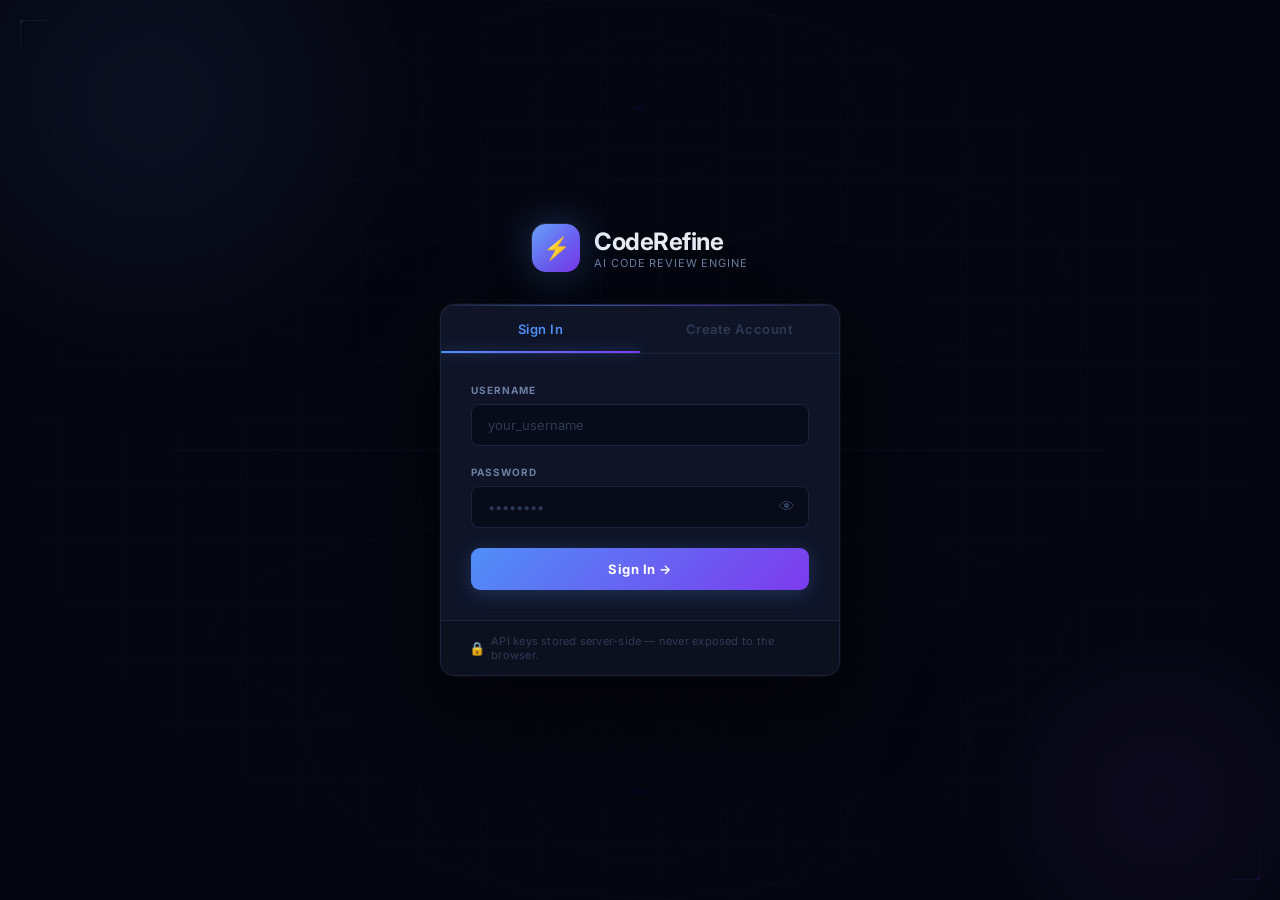
<file: frontend/index.html>
<!DOCTYPE html>
<html lang="en">
<head>
<meta charset="UTF-8"/>
<meta name="viewport" content="width=device-width, initial-scale=1.0"/>
<title>CodeRefine — AI Code Review Engine</title>
<link rel="stylesheet" href="assets/css/main.css" />
</head>
<body>
<div class="layout">

  <!-- ─── SIDEBAR ─── -->
  <nav class="sidebar">
    <div class="logo">
      <div class="logo-icon">⚡</div>
      <div>
        <div class="logo-text">CodeRefine</div>
        <div class="logo-sub">AI Code Review Engine</div>
      </div>
    </div>

    <div class="nav-section">
      <div class="nav-label">Analyze</div>
      <a class="nav-item active" data-page="analyze" onclick="showPage('analyze')">
        <span class="icon">🔍</span> Code Review
      </a>
      <a class="nav-item" data-page="optimize" onclick="showPage('optimize')">
        <span class="icon">⚡</span> Optimizer
      </a>
      <a class="nav-item" data-page="security" onclick="showPage('security')">
        <span class="icon">🛡️</span> Security Scan
      </a>
    </div>

    <div class="nav-section">
      <div class="nav-label">Insights</div>
      <a class="nav-item" data-page="dashboard" onclick="showPage('dashboard')">
        <span class="icon">📊</span> Dashboard
      </a>
      <a class="nav-item" data-page="history" onclick="showPage('history')">
        <span class="icon">🕑</span> History
      </a>
    </div>

    <div class="nav-section">
      <div class="nav-label">Config</div>
      <a class="nav-item" data-page="settings" onclick="showPage('settings')">
        <span class="icon">⚙️</span> Settings
      </a>
    </div>

    <div class="sidebar-footer">
      <!-- Logged-in user info -->
      <div style="display:flex;align-items:center;gap:10px;padding:10px 4px;margin-bottom:12px;">
        <div id="user-avatar" style="
          width:32px;height:32px;border-radius:50%;flex-shrink:0;
          background:linear-gradient(135deg,var(--accent-primary),var(--accent-secondary));
          display:flex;align-items:center;justify-content:center;
          font-size:13px;font-weight:700;color:#fff;">
          ?
        </div>
        <div>
          <div id="user-name" style="font-size:12px;font-weight:600;color:var(--text-primary);">Loading…</div>
          <div style="font-size:10px;color:var(--text-muted);">Developer</div>
        </div>
        <button onclick="doLogout()" title="Sign out" style="
          margin-left:auto;background:none;border:none;cursor:pointer;
          color:var(--text-muted);font-size:16px;padding:4px;
          transition:color .2s;" onmouseover="this.style.color='var(--accent-red)'"
          onmouseout="this.style.color='var(--text-muted)'">⏻</button>
      </div>

      <div class="model-select">
        <div>AI Model</div>
        <select id="modelSelect">
          <option value="groq-llama3">Groq — LLaMA 3.1</option>
          <option value="groq-mixtral">Groq — Mixtral</option>
          <option value="gemini-pro">Gemini 1.5 Pro</option>
        </select>
      </div>
    </div>
  </nav>

  <!-- ─── MAIN ─── -->
  <div class="main">

    <!-- ═══════════════ PAGE: CODE REVIEW ═══════════════ -->
    <div id="page-analyze" class="page active">
      <div class="topbar">
        <div>
          <div class="page-title">Code Review</div>
          <div class="page-sub">Detect bugs, performance issues &amp; bad practices</div>
        </div>
        <div class="topbar-actions">
          <button class="btn btn-secondary btn-sm" onclick="loadSample()">📋 Load Sample</button>
          <button class="btn btn-secondary btn-sm" onclick="clearAll()">🗑 Clear</button>
          <button class="btn btn-primary" id="analyzeBtn" onclick="analyzeCode()">
            🔍 Analyze Code
          </button>
        </div>
      </div>

      <div class="content">
        <div class="analyze-layout">

          <!-- Input Panel -->
          <div class="panel">
            <div class="panel-header">
              <span>📝</span>
              <span class="panel-title">Source Code</span>
              <div class="panel-actions">
                <select class="lang-select" id="langSelect">
                  <option value="python">Python</option>
                  <option value="javascript">JavaScript</option>
                  <option value="typescript">TypeScript</option>
                  <option value="java">Java</option>
                  <option value="cpp">C++</option>
                  <option value="go">Go</option>
                  <option value="rust">Rust</option>
                  <option value="sql">SQL</option>
                </select>
              </div>
            </div>
            <div class="panel-body">
              <div class="file-drop-zone" id="dropZone" onclick="document.getElementById('fileInput').click()">
                📂 Drop a file here or click to upload
                <input type="file" id="fileInput" style="display:none"
                  accept=".py,.js,.ts,.java,.cpp,.go,.rs,.sql,.txt"
                  onchange="loadFile(event)"/>
              </div>
              <div class="code-wrapper">
                <div class="code-toolbar">
                  <span style="font-size:11px;color:var(--text-muted);font-family:'JetBrains Mono',monospace;">code.py</span>
                  <span class="char-count" id="charCount">0 lines · 0 chars</span>
                </div>
                <textarea id="codeInput" spellcheck="false"
                  placeholder="# Paste your code here...
# CodeRefine will check for:
#   → Bugs & logic errors
#   → Performance bottlenecks
#   → Security vulnerabilities
#   → Style & best-practice violations
#   → And suggest optimized rewrites"></textarea>
              </div>
              <div class="analyze-bar">
                <div class="checks">
                  <label class="check-option"><input type="checkbox" id="chkBugs" checked /> 🐛 Bugs</label>
                  <label class="check-option"><input type="checkbox" id="chkPerf" checked /> ⚡ Performance</label>
                  <label class="check-option"><input type="checkbox" id="chkSec"  checked /> 🛡 Security</label>
                  <label class="check-option"><input type="checkbox" id="chkStyle" checked /> 🎨 Style</label>
                  <label class="check-option"><input type="checkbox" id="chkOptimize" checked /> ✨ Rewrite</label>
                </div>
              </div>
            </div>
          </div>

          <!-- Results Panel -->
          <div class="panel">
            <div class="panel-header">
              <span>📋</span>
              <span class="panel-title">Analysis Results</span>
              <div class="panel-actions" id="resultActions" style="display:none">
                <div class="tab-bar">
                  <div class="tab active" onclick="switchResultTab('issues', this)">Issues</div>
                  <div class="tab" onclick="switchResultTab('optimized', this)">Optimized</div>
                  <div class="tab" onclick="switchResultTab('diff', this)">Diff</div>
                </div>
                <button class="btn btn-secondary btn-sm" onclick="copyResult()">📋 Copy</button>
                <button class="btn btn-secondary btn-sm" onclick="exportReport()">⬇ Export</button>
              </div>
            </div>
            <div class="panel-body">
              <div class="results-scroll" id="resultsScroll">
                <div class="result-empty" id="resultEmpty">
                  <div class="empty-icon">🔬</div>
                  <p>Paste your code and click<br/><strong>Analyze Code</strong> to get started</p>
                </div>
              </div>
            </div>
          </div>

        </div>
      </div>
    </div>

    <!-- ═══════════════ PAGE: OPTIMIZER ═══════════════ -->
    <div id="page-optimize" class="page">
      <div class="topbar">
        <div>
          <div class="page-title">Code Optimizer</div>
          <div class="page-sub">Get a clean, optimized rewrite of your code</div>
        </div>
        <div class="topbar-actions">
          <button class="btn btn-primary" onclick="runOptimize()">⚡ Optimize</button>
        </div>
      </div>
      <div class="content">
        <div class="analyze-layout">
          <div class="panel">
            <div class="panel-header">
              <span>📝</span><span class="panel-title">Original Code</span>
            </div>
            <div class="panel-body">
              <textarea id="optimizeInput" spellcheck="false"
                style="flex:1;background:transparent;border:none;outline:none;resize:none;
                       color:var(--text-primary);font-family:'JetBrains Mono',monospace;
                       font-size:13px;line-height:1.7;padding:16px;"
                placeholder="# Paste code to optimize..."></textarea>
            </div>
          </div>
          <div class="panel">
            <div class="panel-header">
              <span>✨</span><span class="panel-title">Optimized Output</span>
              <div class="panel-actions" id="optimizeResultActions" style="display:none">
                <button class="btn btn-secondary btn-sm" onclick="copyOptimized()">📋 Copy</button>
              </div>
            </div>
            <div class="panel-body">
              <div class="results-scroll" id="optimizeResults">
                <div class="result-empty">
                  <div class="empty-icon">⚡</div>
                  <p>Paste your code and click<br/><strong>Optimize</strong></p>
                </div>
              </div>
            </div>
          </div>
        </div>
      </div>
    </div>

    <!-- ═══════════════ PAGE: SECURITY ═══════════════ -->
    <div id="page-security" class="page">
      <div class="topbar">
        <div>
          <div class="page-title">Security Scanner</div>
          <div class="page-sub">Detect OWASP vulnerabilities, injection risks &amp; insecure patterns</div>
        </div>
        <div class="topbar-actions">
          <button class="btn btn-primary" onclick="runSecurity()">🛡 Scan</button>
        </div>
      </div>
      <div class="content">
        <div class="analyze-layout">
          <div class="panel">
            <div class="panel-header">
              <span>📝</span><span class="panel-title">Code to Scan</span>
            </div>
            <div class="panel-body">
              <textarea id="securityInput" spellcheck="false"
                style="flex:1;background:transparent;border:none;outline:none;resize:none;
                       color:var(--text-primary);font-family:'JetBrains Mono',monospace;
                       font-size:13px;line-height:1.7;padding:16px;"
                placeholder="# Paste code to scan for security issues..."></textarea>
            </div>
          </div>
          <div class="panel">
            <div class="panel-header">
              <span>🛡️</span><span class="panel-title">Security Report</span>
            </div>
            <div class="panel-body">
              <div class="results-scroll" id="securityResults">
                <div class="result-empty">
                  <div class="empty-icon">🛡️</div>
                  <p>Paste code and click<br/><strong>Scan</strong> for vulnerabilities</p>
                </div>
              </div>
            </div>
          </div>
        </div>
      </div>
    </div>

    <!-- ═══════════════ PAGE: DASHBOARD ═══════════════ -->
    <div id="page-dashboard" class="page">
      <div class="topbar">
        <div>
          <div class="page-title">Dashboard</div>
          <div class="page-sub">Overview of your code quality metrics</div>
        </div>
      </div>
      <div class="content">
        <div class="dashboard-grid">
          <div class="metric-card blue">
            <div class="metric-icon">🔍</div>
            <div class="metric-value" id="dash-total">0</div>
            <div class="metric-label">Total Analyses</div>
            <div class="metric-change" id="dash-change">Start analyzing to see stats</div>
          </div>
          <div class="metric-card green">
            <div class="metric-icon">🐛</div>
            <div class="metric-value" id="dash-bugs">0</div>
            <div class="metric-label">Bugs Found</div>
            <div class="metric-change" id="dash-bugsub" style="color:var(--accent-yellow)">Across all sessions</div>
          </div>
          <div class="metric-card yellow">
            <div class="metric-icon">⚡</div>
            <div class="metric-value" id="dash-score">—</div>
            <div class="metric-label">Avg Quality Score</div>
            <div class="metric-change" id="dash-scoresub">No data yet</div>
          </div>
        </div>
        <div class="history-table">
          <div class="table-header">
            📋 Analysis History
            <button class="btn btn-danger btn-sm" onclick="clearHistory()">Clear History</button>
          </div>
          <table>
            <thead>
              <tr>
                <th>Time</th>
                <th>Language</th>
                <th>Lines</th>
                <th>Issues</th>
                <th>Score</th>
                <th>Action</th>
              </tr>
            </thead>
            <tbody id="historyBody">
              <tr>
                <td colspan="6" style="text-align:center;color:var(--text-muted);padding:30px;">
                  No history yet — run your first analysis!
                </td>
              </tr>
            </tbody>
          </table>
        </div>
      </div>
    </div>

    <!-- ═══════════════ PAGE: HISTORY ═══════════════ -->
    <div id="page-history" class="page">
      <div class="topbar">
        <div>
          <div class="page-title">Session History</div>
          <div class="page-sub">Browse and reload past analyses</div>
        </div>
      </div>
      <div class="content">
        <div id="historyDetailList" style="display:flex;flex-direction:column;gap:12px;">
          <div class="result-empty" style="padding:60px 0;">
            <div class="empty-icon">🕑</div>
            <p>No past analyses yet</p>
          </div>
        </div>
      </div>
    </div>

    <!-- ═══════════════ PAGE: SETTINGS ═══════════════ -->
    <div id="page-settings" class="page">
      <div class="topbar">
        <div>
          <div class="page-title">Settings</div>
          <div class="page-sub">Configure backend connection and analysis preferences</div>
        </div>
        <div class="topbar-actions">
          <button class="btn btn-primary btn-sm" onclick="saveSettings()">💾 Save</button>
        </div>
      </div>
      <div class="content">
        <div class="settings-grid">

          <!-- ── AI / Backend config ── -->
          <div class="settings-section">
            <div class="settings-section-title">🤖 AI Model Configuration</div>

            <!-- Security info banner -->
            <div style="margin:14px 20px 4px;padding:13px 16px;
                        background:rgba(16,185,129,0.07);
                        border:1px solid rgba(16,185,129,0.2);
                        border-radius:8px;
                        display:flex;align-items:flex-start;gap:12px;">
              <span style="font-size:20px;flex-shrink:0;line-height:1;">🔒</span>
              <div>
                <div style="font-size:12px;font-weight:600;color:#10b981;margin-bottom:4px;">
                  API keys are stored securely on the server
                </div>
                <div style="font-size:11px;color:var(--text-muted);line-height:1.7;">
                  Your Groq, Gemini, and HuggingFace keys are configured in
                  <code style="background:rgba(255,255,255,0.06);padding:1px 6px;
                               border-radius:4px;font-family:'JetBrains Mono',monospace;
                               font-size:11px;">backend/.env</code>
                  and are <strong style="color:var(--text-secondary);">never</strong>
                  sent to or stored in the browser.
                </div>
              </div>
            </div>

            <div class="settings-row">
              <div>
                <label>Backend URL</label>
                <small>FastAPI server address</small>
              </div>
              <input class="settings-input" type="text" id="settBackendUrl"
                     placeholder="http://localhost:8000" />
            </div>

            <div class="settings-row">
              <div>
                <label>Connection Status</label>
                <small>Check if the backend is reachable</small>
              </div>
              <button class="btn btn-secondary btn-sm" onclick="checkBackendStatus()" id="pingBtn">
                🔌 Test Connection
              </button>
            </div>
          </div>

          <!-- ── Analysis preferences ── -->
          <div class="settings-section">
            <div class="settings-section-title">🔍 Analysis Preferences</div>
            <div class="settings-row">
              <div>
                <label>Auto-detect Language</label>
                <small>Detect language from code content</small>
              </div>
              <div class="toggle on" id="tog-autodetect" onclick="toggleSetting(this)"></div>
            </div>
            <div class="settings-row">
              <div>
                <label>Include Optimized Rewrite</label>
                <small>Generate a clean rewrite alongside review</small>
              </div>
              <div class="toggle on" id="tog-rewrite" onclick="toggleSetting(this)"></div>
            </div>
            <div class="settings-row">
              <div>
                <label>Strict Security Mode</label>
                <small>Flag even minor security concerns</small>
              </div>
              <div class="toggle" id="tog-strict" onclick="toggleSetting(this)"></div>
            </div>
            <div class="settings-row">
              <div>
                <label>Save History</label>
                <small>Store analyses locally for review</small>
              </div>
              <div class="toggle on" id="tog-history" onclick="toggleSetting(this)"></div>
            </div>
          </div>

          <!-- ── Display ── -->
          <div class="settings-section">
            <div class="settings-section-title">🎨 Display</div>
            <div class="settings-row">
              <div>
                <label>Show Line Numbers in Results</label>
                <small>Reference specific lines in issues</small>
              </div>
              <div class="toggle on" id="tog-lines" onclick="toggleSetting(this)"></div>
            </div>
            <div class="settings-row">
              <div>
                <label>Show Diff View</label>
                <small>Highlight what changed in optimized code</small>
              </div>
              <div class="toggle on" id="tog-diff" onclick="toggleSetting(this)"></div>
            </div>
          </div>

          <!-- ── Danger zone ── -->
          <div class="settings-section">
            <div class="settings-section-title">⚠️ Account</div>
            <div class="settings-row">
              <div>
                <label>Sign Out</label>
                <small>Clear session and return to login</small>
              </div>
              <button class="btn btn-danger btn-sm" onclick="doLogout()">⏻ Sign Out</button>
            </div>
            <div class="settings-row">
              <div>
                <label>Clear All History</label>
                <small>Delete all locally stored analysis history</small>
              </div>
              <button class="btn btn-danger btn-sm" onclick="clearHistory()">🗑 Clear History</button>
            </div>
          </div>

        </div>
      </div>
    </div>

  </div><!-- end .main -->
</div><!-- end .layout -->

<div class="toast-container" id="toastContainer"></div>

<!-- Scripts — order matters -->
<script src="assets/js/api.js"></script>
<script src="assets/js/dashboard.js"></script>
<script src="assets/js/generate.js"></script>
</body>
</html>
</file>
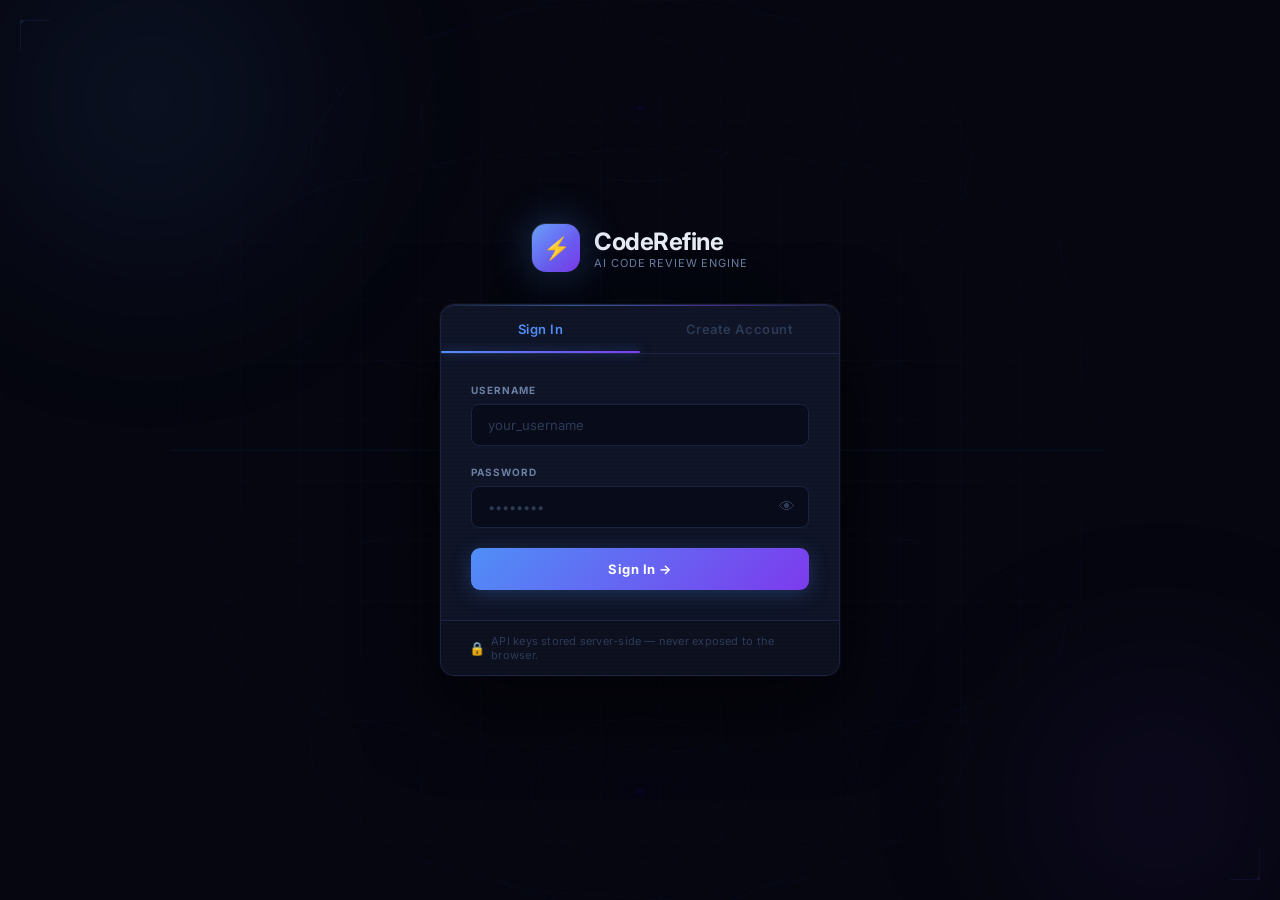
<file: frontend/login.html>
<!DOCTYPE html>
<html lang="en">
<head>
<meta charset="UTF-8"/>
<meta name="viewport" content="width=device-width, initial-scale=1.0"/>
<title>CodeRefine — Sign In</title>
<link href="https://fonts.googleapis.com/css2?family=Inter:wght@300;400;500;600;700&family=JetBrains+Mono:wght@400;500;600&display=swap" rel="stylesheet"/>
<style>
*{margin:0;padding:0;box-sizing:border-box;}

:root{
  --bg:#05060f;
  --bg2:#0a0d1f;
  --card:#0e1326;
  --border:#1a2340;
  --accent:#4f8ef7;
  --accent2:#7c3aed;
  --green:#10b981;
  --red:#ef4444;
  --text:#e8edf5;
  --sub:#6b7fa3;
  --muted:#2d3a55;
  --input:#080c1a;
  --r:14px;
}

html,body{height:100%;overflow:hidden;}

body{
  font-family:'Inter',sans-serif;
  background:var(--bg);
  color:var(--text);
  display:flex;
  align-items:center;
  justify-content:center;
  position:relative;
}

/* ── 3D Canvas ── */
#bg-canvas{
  position:fixed;
  inset:0;
  z-index:0;
  pointer-events:none;
}

/* ── Floating particles ── */
.particles{
  position:fixed;inset:0;z-index:1;pointer-events:none;overflow:hidden;
}
.particle{
  position:absolute;border-radius:50%;
  animation:float-up linear infinite;
  opacity:0;
}
@keyframes float-up{
  0%{transform:translateY(100vh) scale(0);opacity:0;}
  10%{opacity:1;}
  90%{opacity:0.3;}
  100%{transform:translateY(-10vh) scale(1);opacity:0;}
}

/* ── Grid overlay ── */
.grid-overlay{
  position:fixed;inset:0;z-index:1;pointer-events:none;
  background-image:
    linear-gradient(rgba(79,142,247,0.03) 1px,transparent 1px),
    linear-gradient(90deg,rgba(79,142,247,0.03) 1px,transparent 1px);
  background-size:60px 60px;
  mask-image:radial-gradient(ellipse 80% 80% at 50% 50%,black 20%,transparent 100%);
}

/* ── Glow orbs ── */
.orb{
  position:fixed;border-radius:50%;filter:blur(80px);
  pointer-events:none;z-index:1;
  animation:orb-drift ease-in-out infinite alternate;
}
.orb1{
  width:500px;height:500px;
  background:radial-gradient(circle,rgba(79,142,247,0.12),transparent 70%);
  top:-150px;left:-100px;
  animation-duration:8s;
}
.orb2{
  width:400px;height:400px;
  background:radial-gradient(circle,rgba(124,58,237,0.1),transparent 70%);
  bottom:-100px;right:-80px;
  animation-duration:11s;animation-delay:-3s;
}
.orb3{
  width:300px;height:300px;
  background:radial-gradient(circle,rgba(16,185,129,0.07),transparent 70%);
  top:50%;left:50%;transform:translate(-50%,-50%);
  animation-duration:14s;animation-delay:-6s;
}
@keyframes orb-drift{
  from{transform:translate(0,0) scale(1);}
  to{transform:translate(30px,20px) scale(1.05);}
}

/* ── Wrap ── */
.wrap{
  width:100%;max-width:440px;
  padding:20px;
  position:relative;z-index:10;
}

/* ── Logo ── */
.logo{
  display:flex;align-items:center;gap:14px;
  justify-content:center;
  margin-bottom:32px;
  animation:logo-in 0.8s cubic-bezier(0.34,1.56,0.64,1) both;
}
@keyframes logo-in{
  from{opacity:0;transform:translateY(-20px) scale(0.9);}
  to{opacity:1;transform:translateY(0) scale(1);}
}
.logo-icon{
  width:48px;height:48px;
  background:linear-gradient(135deg,var(--accent),var(--accent2));
  border-radius:14px;
  display:flex;align-items:center;justify-content:center;
  font-size:22px;
  box-shadow:0 0 40px rgba(79,142,247,0.35),0 4px 20px rgba(0,0,0,0.4);
  position:relative;
  animation:icon-glow 3s ease-in-out infinite alternate;
}
@keyframes icon-glow{
  from{box-shadow:0 0 30px rgba(79,142,247,0.3),0 4px 20px rgba(0,0,0,0.4);}
  to{box-shadow:0 0 60px rgba(124,58,237,0.45),0 4px 20px rgba(0,0,0,0.4);}
}
.logo-icon::after{
  content:'';
  position:absolute;inset:-1px;
  border-radius:15px;
  background:linear-gradient(135deg,rgba(255,255,255,0.15),transparent 60%);
}
.logo-text{font-size:24px;font-weight:700;letter-spacing:-0.02em;}
.logo-sub{font-size:11px;color:var(--sub);font-weight:400;letter-spacing:0.08em;text-transform:uppercase;}

/* ── Card with 3D perspective ── */
.card-scene{
  perspective:1200px;
  animation:card-in 0.9s cubic-bezier(0.34,1.56,0.64,1) 0.1s both;
}
@keyframes card-in{
  from{opacity:0;transform:translateY(30px) rotateX(8deg) scale(0.96);}
  to{opacity:1;transform:translateY(0) rotateX(0) scale(1);}
}
.card{
  background:var(--card);
  border:1px solid var(--border);
  border-radius:var(--r);
  overflow:hidden;
  box-shadow:
    0 30px 80px rgba(0,0,0,0.6),
    0 0 0 1px rgba(255,255,255,0.03),
    inset 0 1px 0 rgba(255,255,255,0.05);
  transform-style:preserve-3d;
  transition:transform 0.3s ease, box-shadow 0.3s ease;
  position:relative;
}
.card::before{
  content:'';
  position:absolute;top:0;left:0;right:0;height:1px;
  background:linear-gradient(90deg,transparent,rgba(79,142,247,0.5),rgba(124,58,237,0.5),transparent);
}

/* ── Scanline shimmer ── */
.card::after{
  content:'';
  position:absolute;inset:0;
  background:repeating-linear-gradient(
    0deg,
    transparent,
    transparent 2px,
    rgba(255,255,255,0.008) 2px,
    rgba(255,255,255,0.008) 4px
  );
  pointer-events:none;border-radius:var(--r);
}

/* ── Tab switcher ── */
.tabs{
  display:grid;grid-template-columns:1fr 1fr;
  border-bottom:1px solid var(--border);
  position:relative;
}
.tab-indicator{
  position:absolute;bottom:0;left:0;width:50%;height:2px;
  background:linear-gradient(90deg,var(--accent),var(--accent2));
  border-radius:1px;
  transition:transform 0.3s cubic-bezier(0.34,1.2,0.64,1);
  box-shadow:0 0 12px rgba(79,142,247,0.6);
}
.tab{
  padding:16px;text-align:center;
  font-size:13px;font-weight:600;
  color:var(--muted);cursor:pointer;
  transition:color 0.2s;letter-spacing:0.04em;
  position:relative;z-index:1;
}
.tab:hover{color:var(--sub);}
.tab.active{color:var(--accent);}

/* ── Form body ── */
.form-body{padding:30px;}

.field{margin-bottom:20px;}
.field label{
  display:block;font-size:10px;font-weight:700;
  color:var(--sub);letter-spacing:0.1em;
  text-transform:uppercase;margin-bottom:8px;
}

/* Input wrapper with animated border */
.input-wrap{position:relative;}
.input-wrap::before{
  content:'';
  position:absolute;inset:-1px;
  border-radius:9px;
  background:linear-gradient(135deg,var(--accent),var(--accent2));
  opacity:0;
  transition:opacity 0.3s;
  z-index:0;
}
.input-wrap:focus-within::before{opacity:1;}

.field input{
  width:100%;
  background:var(--input);
  border:1px solid var(--border);
  color:var(--text);
  padding:12px 16px;
  border-radius:8px;
  font-size:13px;
  font-family:'Inter',sans-serif;
  outline:none;
  position:relative;z-index:1;
  transition:border-color 0.2s, background 0.2s;
}
.input-wrap:focus-within .field-input{
  border-color:transparent;
  background:#0b0f20;
}
.field input::placeholder{color:var(--muted);}
.field input:focus{border-color:transparent;background:#0b0f20;}

/* Password wrapper */
.pw-wrap{position:relative;}
.pw-wrap input{padding-right:44px;}
.pw-toggle{
  position:absolute;right:12px;top:50%;transform:translateY(-50%);
  background:none;border:none;color:var(--muted);cursor:pointer;
  font-size:16px;transition:color .15s;padding:2px;z-index:2;
}
.pw-toggle:hover{color:var(--sub);}

/* ── Submit button ── */
.btn-submit{
  width:100%;
  padding:13px;
  background:linear-gradient(135deg,var(--accent),var(--accent2));
  border:none;border-radius:9px;
  color:#fff;font-size:13px;font-weight:700;
  font-family:'Inter',sans-serif;
  cursor:pointer;letter-spacing:0.04em;
  transition:all .25s;
  margin-top:8px;
  display:flex;align-items:center;justify-content:center;gap:8px;
  position:relative;overflow:hidden;
  box-shadow:0 4px 20px rgba(79,142,247,0.25);
}
.btn-submit::before{
  content:'';
  position:absolute;top:0;left:-100%;width:100%;height:100%;
  background:linear-gradient(90deg,transparent,rgba(255,255,255,0.12),transparent);
  transition:left 0.5s;
}
.btn-submit:hover::before{left:100%;}
.btn-submit:hover{transform:translateY(-2px);box-shadow:0 8px 32px rgba(79,142,247,0.4);}
.btn-submit:active{transform:translateY(0);}
.btn-submit:disabled{opacity:0.5;cursor:not-allowed;transform:none;}

/* ── Spinner ── */
.spinner{
  width:16px;height:16px;
  border:2px solid rgba(255,255,255,0.3);
  border-top-color:#fff;
  border-radius:50%;
  animation:spin .6s linear infinite;
  display:none;flex-shrink:0;
}
@keyframes spin{to{transform:rotate(360deg);}}

/* ── Message ── */
.msg{
  margin-top:14px;padding:11px 14px;
  border-radius:8px;font-size:12px;font-weight:500;
  display:none;align-items:center;gap:8px;
  animation:msg-in 0.3s ease both;
}
@keyframes msg-in{
  from{opacity:0;transform:translateY(-6px);}
  to{opacity:1;transform:translateY(0);}
}
.msg.error{background:rgba(239,68,68,0.1);border:1px solid rgba(239,68,68,0.2);color:#fca5a5;display:flex;}
.msg.success{background:rgba(16,185,129,0.1);border:1px solid rgba(16,185,129,0.2);color:#6ee7b7;display:flex;}

/* ── Password strength ── */
.strength-bar{
  height:3px;
  background:var(--border);
  border-radius:2px;
  margin-top:7px;
  overflow:hidden;
}
.strength-fill{
  height:100%;width:0%;border-radius:2px;
  transition:width .3s ease,background .3s ease;
}

/* ── Form panels ── */
.form-panel{display:none;}
.form-panel.active{display:block;}

/* ── Card footer ── */
.card-footer{
  padding:13px 28px;
  border-top:1px solid var(--border);
  background:rgba(0,0,0,0.2);
  font-size:11px;color:var(--muted);
  display:flex;align-items:center;gap:6px;
  letter-spacing:0.02em;
}
.card-footer .lock-icon{color:var(--green);font-size:13px;}

/* ── Floating code snippets ── */
.code-float{
  position:fixed;
  font-family:'JetBrains Mono',monospace;
  font-size:11px;
  color:rgba(79,142,247,0.15);
  pointer-events:none;z-index:2;
  white-space:nowrap;
  animation:code-drift linear infinite;
  user-select:none;
}
@keyframes code-drift{
  0%{transform:translateY(0) translateX(0);opacity:0;}
  5%{opacity:1;}
  95%{opacity:0.5;}
  100%{transform:translateY(-100px) translateX(20px);opacity:0;}
}

/* ── Hex grid corners ── */
.corner{
  position:fixed;z-index:2;pointer-events:none;
  opacity:0.15;
}
.corner svg{display:block;}
.corner-tl{top:20px;left:20px;}
.corner-br{bottom:20px;right:20px;transform:rotate(180deg);}
</style>
</head>
<body>

<canvas id="bg-canvas"></canvas>
<div class="grid-overlay"></div>
<div class="orb orb1"></div>
<div class="orb orb2"></div>
<div class="orb orb3"></div>
<div class="particles" id="particles"></div>

<!-- Decorative corner brackets -->
<div class="corner corner-tl">
  <svg width="60" height="60" viewBox="0 0 60 60" fill="none" stroke="rgba(79,142,247,0.8)" stroke-width="1.5">
    <path d="M0 30 L0 0 L30 0"/>
    <circle cx="0" cy="0" r="3" fill="rgba(79,142,247,0.8)"/>
  </svg>
</div>
<div class="corner corner-br">
  <svg width="60" height="60" viewBox="0 0 60 60" fill="none" stroke="rgba(124,58,237,0.8)" stroke-width="1.5">
    <path d="M0 30 L0 0 L30 0"/>
    <circle cx="0" cy="0" r="3" fill="rgba(124,58,237,0.8)"/>
  </svg>
</div>

<!-- Floating code strings -->
<div class="code-float" style="left:5%;bottom:-20px;animation-duration:12s;animation-delay:0s;">const auth = await verify(token);</div>
<div class="code-float" style="left:60%;bottom:-20px;animation-duration:15s;animation-delay:-4s;">import { jwt } from 'fastapi'</div>
<div class="code-float" style="left:25%;bottom:-20px;animation-duration:18s;animation-delay:-8s;">def analyze_code(src: str) -> Report:</div>
<div class="code-float" style="left:80%;bottom:-20px;animation-duration:10s;animation-delay:-2s;">score: 98 // optimized</div>
<div class="code-float" style="left:45%;bottom:-20px;animation-duration:14s;animation-delay:-6s;">Bearer eyJhbGciOiJIUzI1NiJ9...</div>

<div class="wrap">
  <div class="logo">
    <div class="logo-icon">⚡</div>
    <div>
      <div class="logo-text">CodeRefine</div>
      <div class="logo-sub">AI Code Review Engine</div>
    </div>
  </div>

  <div class="card-scene">
    <div class="card" id="main-card">
      <div class="tabs">
        <div class="tab active" id="tab-login" onclick="switchTab('login')">Sign In</div>
        <div class="tab" id="tab-register" onclick="switchTab('register')">Create Account</div>
        <div class="tab-indicator" id="tab-indicator"></div>
      </div>

      <!-- LOGIN -->
      <div class="form-panel active" id="panel-login">
        <div class="form-body">
          <div class="field">
            <label>Username</label>
            <div class="input-wrap">
              <input type="text" id="login-username" placeholder="your_username" autocomplete="username"/>
            </div>
          </div>
          <div class="field">
            <label>Password</label>
            <div class="input-wrap pw-wrap">
              <input type="password" id="login-password" placeholder="••••••••" autocomplete="current-password"/>
              <button class="pw-toggle" type="button" onclick="togglePw('login-password',this)">👁</button>
            </div>
          </div>
          <button class="btn-submit" id="login-btn" onclick="doLogin()">
            <div class="spinner" id="login-spinner"></div>
            <span id="login-label">Sign In →</span>
          </button>
          <div class="msg" id="login-msg"></div>
        </div>
      </div>

      <!-- REGISTER -->
      <div class="form-panel" id="panel-register">
        <div class="form-body">
          <div class="field">
            <label>Username</label>
            <div class="input-wrap">
              <input type="text" id="reg-username" placeholder="choose_a_username" autocomplete="username"/>
            </div>
          </div>
          <div class="field">
            <label>Password</label>
            <div class="input-wrap pw-wrap">
              <input type="password" id="reg-password" placeholder="min. 6 characters"
                autocomplete="new-password" oninput="checkStrength(this.value)"/>
              <button class="pw-toggle" type="button" onclick="togglePw('reg-password',this)">👁</button>
            </div>
            <div class="strength-bar"><div class="strength-fill" id="strength-fill"></div></div>
          </div>
          <button class="btn-submit" id="reg-btn" onclick="doRegister()">
            <div class="spinner" id="reg-spinner"></div>
            <span id="reg-label">Create Account →</span>
          </button>
          <div class="msg" id="reg-msg"></div>
        </div>
      </div>

      <div class="card-footer">
        <span class="lock-icon">🔒</span>
        API keys stored server-side — never exposed to the browser.
      </div>
    </div>
  </div>
</div>

<script>
// ── Config: base URL from localStorage (set in settings) or default ──
const BASE = localStorage.getItem('backendUrl') || 'http://localhost:8000';

// ── Redirect if already logged in ──
if (localStorage.getItem('token')) {
  window.location.href = 'index.html';
}

// ══════════════════════════════════════════
// 3D CANVAS — Rotating wireframe sphere
// ══════════════════════════════════════════
const canvas = document.getElementById('bg-canvas');
const ctx = canvas.getContext('2d');
let W, H, angle = 0;

function resize() {
  W = canvas.width  = window.innerWidth;
  H = canvas.height = window.innerHeight;
}
resize();
window.addEventListener('resize', resize);

function project(x, y, z, cx, cy) {
  const fov = 500;
  const scale = fov / (fov + z);
  return { x: cx + x * scale, y: cy + y * scale, s: scale };
}

function drawSphere() {
  ctx.clearRect(0, 0, W, H);
  const cx = W / 2, cy = H / 2;
  const R = Math.min(W, H) * 0.38;
  const rings = 10, pts = 28;

  ctx.lineWidth = 0.5;

  for (let r = 0; r < rings; r++) {
    const phi = (r / rings) * Math.PI;
    const y3  = R * Math.cos(phi);
    const rr  = R * Math.sin(phi);

    const points = [];
    for (let p = 0; p <= pts; p++) {
      const theta = (p / pts) * Math.PI * 2 + angle;
      const x3 = rr * Math.cos(theta);
      const z3 = rr * Math.sin(theta);
      points.push(project(x3, y3, z3, cx, cy));
    }

    ctx.beginPath();
    points.forEach((pt, i) => {
      const alpha = Math.max(0, (pt.s - 0.7) / 0.5) * 0.15;
      if (i === 0) { ctx.moveTo(pt.x, pt.y); }
      else { ctx.lineTo(pt.x, pt.y); }
    });
    ctx.strokeStyle = `rgba(79,142,247,0.08)`;
    ctx.stroke();
  }

  // Vertical lines
  for (let p = 0; p < pts; p++) {
    const theta = (p / pts) * Math.PI * 2 + angle;
    ctx.beginPath();
    for (let r = 0; r <= rings; r++) {
      const phi = (r / rings) * Math.PI;
      const y3 = R * Math.cos(phi);
      const rr = R * Math.sin(phi);
      const x3 = rr * Math.cos(theta);
      const z3 = rr * Math.sin(theta);
      const pt = project(x3, y3, z3, cx, cy);
      if (r === 0) ctx.moveTo(pt.x, pt.y);
      else ctx.lineTo(pt.x, pt.y);
    }
    ctx.strokeStyle = `rgba(124,58,237,0.06)`;
    ctx.stroke();
  }

  angle += 0.003;
  requestAnimationFrame(drawSphere);
}
drawSphere();

// ── Particles ──
const container = document.getElementById('particles');
for (let i = 0; i < 20; i++) {
  const p = document.createElement('div');
  p.className = 'particle';
  const size = Math.random() * 3 + 1;
  p.style.cssText = `
    width:${size}px;height:${size}px;
    left:${Math.random() * 100}%;
    background:${Math.random() > 0.5 ? '#4f8ef7' : '#7c3aed'};
    animation-duration:${8 + Math.random() * 12}s;
    animation-delay:-${Math.random() * 15}s;
    filter:blur(${size > 2 ? 1 : 0}px);
  `;
  container.appendChild(p);
}

// ── 3D card tilt on mouse ──
const card = document.getElementById('main-card');
document.addEventListener('mousemove', (e) => {
  const rect = card.getBoundingClientRect();
  const cx = rect.left + rect.width / 2;
  const cy = rect.top  + rect.height / 2;
  const dx = (e.clientX - cx) / (window.innerWidth  / 2);
  const dy = (e.clientY - cy) / (window.innerHeight / 2);
  const maxTilt = 6;
  card.style.transform = `rotateY(${dx * maxTilt}deg) rotateX(${-dy * maxTilt}deg)`;
});
document.addEventListener('mouseleave', () => {
  card.style.transform = 'rotateY(0) rotateX(0)';
});

// ══════════════════════════════════════════
// AUTH LOGIC
// ══════════════════════════════════════════
function switchTab(tab) {
  ['login','register'].forEach(t => {
    document.getElementById('tab-' + t).classList.toggle('active', t === tab);
    document.getElementById('panel-' + t).classList.toggle('active', t === tab);
  });
  document.getElementById('tab-indicator').style.transform =
    tab === 'register' ? 'translateX(100%)' : 'translateX(0)';
  clearMessages();
}

function clearMessages() {
  ['login-msg','reg-msg'].forEach(id => {
    const el = document.getElementById(id);
    el.className = 'msg';
    el.textContent = '';
  });
}

function showMsg(id, text, type) {
  const el = document.getElementById(id);
  el.textContent = text;
  el.className = 'msg ' + type;
}

function setLoading(btnId, spinnerId, labelId, loading) {
  document.getElementById(btnId).disabled = loading;
  document.getElementById(spinnerId).style.display = loading ? 'flex' : 'none';
  document.getElementById(labelId).style.display   = loading ? 'none' : 'inline';
}

function togglePw(inputId, btn) {
  const input = document.getElementById(inputId);
  input.type  = input.type === 'password' ? 'text' : 'password';
  btn.textContent = input.type === 'password' ? '👁' : '🙈';
}

function checkStrength(pw) {
  const fill  = document.getElementById('strength-fill');
  let score   = 0;
  if (pw.length >= 6)           score++;
  if (pw.length >= 10)          score++;
  if (/[A-Z]/.test(pw))        score++;
  if (/[0-9]/.test(pw))        score++;
  if (/[^A-Za-z0-9]/.test(pw)) score++;
  const pct   = (score / 5) * 100;
  const color = score <= 1 ? '#ef4444' : score <= 3 ? '#f59e0b' : '#10b981';
  fill.style.width      = pct + '%';
  fill.style.background = color;
}

async function doLogin() {
  const username = document.getElementById('login-username').value.trim();
  const password = document.getElementById('login-password').value;
  if (!username || !password) {
    showMsg('login-msg', '⚠ Please fill in both fields.', 'error');
    return;
  }
  setLoading('login-btn', 'login-spinner', 'login-label', true);
  try {
    const res  = await fetch(BASE + '/login', {
      method:  'POST',
      headers: { 'Content-Type': 'application/json' },
      body:    JSON.stringify({ username, password })
    });
    const data = await res.json();
    if (!res.ok) {
      showMsg('login-msg', '✗ ' + (data.detail || 'Login failed.'), 'error');
      return;
    }
    localStorage.setItem('token',       data.access_token);
    localStorage.setItem('cr_username', username);
    showMsg('login-msg', '✓ Signed in! Redirecting…', 'success');
    setTimeout(() => { window.location.href = 'index.html'; }, 800);
  } catch {
    showMsg('login-msg', '✗ Cannot reach server. Is the backend running?', 'error');
  } finally {
    setLoading('login-btn', 'login-spinner', 'login-label', false);
  }
}

async function doRegister() {
  const username = document.getElementById('reg-username').value.trim();
  const password = document.getElementById('reg-password').value;
  if (!username || !password) {
    showMsg('reg-msg', '⚠ Please fill in both fields.', 'error');
    return;
  }
  if (password.length < 6) {
    showMsg('reg-msg', '⚠ Password must be at least 6 characters.', 'error');
    return;
  }
  if (!/^[a-zA-Z0-9_]+$/.test(username)) {
    showMsg('reg-msg', '⚠ Username: letters, numbers, and underscores only.', 'error');
    return;
  }
  setLoading('reg-btn', 'reg-spinner', 'reg-label', true);
  try {
    const res  = await fetch(BASE + '/register', {
      method:  'POST',
      headers: { 'Content-Type': 'application/json' },
      body:    JSON.stringify({ username, password })
    });
    const data = await res.json();
    if (!res.ok) {
      showMsg('reg-msg', '✗ ' + (data.detail || 'Registration failed.'), 'error');
      return;
    }
    showMsg('reg-msg', '✓ Account created! Signing you in…', 'success');
    setTimeout(async () => {
      const lr   = await fetch(BASE + '/login', {
        method:  'POST',
        headers: { 'Content-Type': 'application/json' },
        body:    JSON.stringify({ username, password })
      });
      const ld = await lr.json();
      if (lr.ok) {
        localStorage.setItem('token',       ld.access_token);
        localStorage.setItem('cr_username', username);
        window.location.href = 'index.html';
      } else {
        switchTab('login');
      }
    }, 900);
  } catch {
    showMsg('reg-msg', '✗ Cannot reach server. Is the backend running?', 'error');
  } finally {
    setLoading('reg-btn', 'reg-spinner', 'reg-label', false);
  }
}

document.addEventListener('keydown', (e) => {
  if (e.key !== 'Enter') return;
  const loginActive = document.getElementById('panel-login').classList.contains('active');
  if (loginActive) doLogin(); else doRegister();
});
</script>
</body>
</html>
</file>
<file: frontend/assets/css/main.css>
@import url('https://fonts.googleapis.com/css2?family=Inter:wght@300;400;500;600;700&family=JetBrains+Mono:wght@400;500;600&display=swap');

:root {
  --bg-primary: #0a0e1a;
  --bg-secondary: #0f1628;
  --bg-card: #141c2e;
  --bg-card-hover: #1a2438;
  --bg-input: #0d1220;
  --accent-primary: #4f8ef7;
  --accent-secondary: #7c3aed;
  --accent-green: #10b981;
  --accent-yellow: #f59e0b;
  --accent-red: #ef4444;
  --accent-cyan: #06b6d4;
  --text-primary: #e8edf5;
  --text-secondary: #8899aa;
  --text-muted: #4a5568;
  --border: #1e2d45;
  --border-active: #4f8ef7;
  --glow-blue: rgba(79, 142, 247, 0.15);
  --glow-purple: rgba(124, 58, 237, 0.15);
  --radius: 12px;
  --radius-sm: 8px;
  --shadow: 0 4px 24px rgba(0,0,0,0.4);
  --transition: 0.2s ease;
}

* { margin: 0; padding: 0; box-sizing: border-box; }

html { scroll-behavior: smooth; }

body {
  font-family: 'Inter', sans-serif;
  background: var(--bg-primary);
  color: var(--text-primary);
  min-height: 100vh;
  font-size: 14px;
  line-height: 1.6;
  overflow-x: hidden;
}

/* ─── LAYOUT ─── */
.layout { display: flex; height: 100vh; overflow: hidden; }

/* ─── SIDEBAR ─── */
.sidebar {
  width: 240px;
  background: var(--bg-secondary);
  border-right: 1px solid var(--border);
  display: flex;
  flex-direction: column;
  padding: 20px 0;
  flex-shrink: 0;
  z-index: 10;
}

.logo {
  display: flex;
  align-items: center;
  gap: 10px;
  padding: 0 20px 24px;
  border-bottom: 1px solid var(--border);
  margin-bottom: 12px;
}

.logo-icon {
  width: 36px; height: 36px;
  background: linear-gradient(135deg, var(--accent-primary), var(--accent-secondary));
  border-radius: 10px;
  display: flex; align-items: center; justify-content: center;
  font-size: 18px;
  flex-shrink: 0;
}

.logo-text { font-size: 15px; font-weight: 700; color: var(--text-primary); }
.logo-sub { font-size: 10px; color: var(--text-secondary); font-weight: 400; }

.nav-section { padding: 8px 12px; }
.nav-label {
  font-size: 10px; font-weight: 600; letter-spacing: 0.1em;
  color: var(--text-muted); text-transform: uppercase;
  padding: 0 8px; margin-bottom: 6px;
}

.nav-item {
  display: flex; align-items: center; gap: 10px;
  padding: 9px 10px; border-radius: var(--radius-sm);
  cursor: pointer; color: var(--text-secondary);
  transition: var(--transition); font-size: 13px; font-weight: 500;
  margin-bottom: 2px; text-decoration: none;
}
.nav-item:hover { background: var(--bg-card); color: var(--text-primary); }
.nav-item.active { background: var(--glow-blue); color: var(--accent-primary); }
.nav-item .icon { font-size: 16px; width: 20px; text-align: center; }

.badge {
  margin-left: auto; background: var(--accent-primary);
  color: white; font-size: 10px; font-weight: 600;
  padding: 2px 7px; border-radius: 10px;
}

.sidebar-footer {
  margin-top: auto;
  padding: 16px 20px;
  border-top: 1px solid var(--border);
}

.model-select {
  font-size: 12px; color: var(--text-secondary);
  margin-bottom: 10px;
}
.model-select select {
  width: 100%; background: var(--bg-input);
  border: 1px solid var(--border); color: var(--text-primary);
  padding: 7px 10px; border-radius: var(--radius-sm);
  font-size: 12px; font-family: inherit; cursor: pointer;
  margin-top: 4px;
}
.model-select select:focus { outline: none; border-color: var(--accent-primary); }

/* ─── MAIN AREA ─── */
.main { flex: 1; display: flex; flex-direction: column; overflow: hidden; }

.topbar {
  background: var(--bg-secondary);
  border-bottom: 1px solid var(--border);
  padding: 0 24px;
  height: 56px;
  display: flex; align-items: center; gap: 16px;
  flex-shrink: 0;
}

.page-title { font-size: 15px; font-weight: 600; color: var(--text-primary); }
.page-sub { font-size: 12px; color: var(--text-secondary); }

.topbar-actions { margin-left: auto; display: flex; gap: 8px; align-items: center; }

/* ─── BUTTONS ─── */
.btn {
  display: inline-flex; align-items: center; gap: 6px;
  padding: 8px 16px; border-radius: var(--radius-sm);
  font-size: 13px; font-weight: 500; cursor: pointer;
  border: none; transition: var(--transition); font-family: inherit;
  white-space: nowrap;
}
.btn-primary {
  background: linear-gradient(135deg, var(--accent-primary), var(--accent-secondary));
  color: white;
}
.btn-primary:hover { opacity: 0.9; transform: translateY(-1px); box-shadow: 0 4px 16px var(--glow-blue); }
.btn-secondary {
  background: var(--bg-card); color: var(--text-secondary);
  border: 1px solid var(--border);
}
.btn-secondary:hover { color: var(--text-primary); border-color: var(--accent-primary); background: var(--bg-card-hover); }
.btn-danger {
  background: rgba(239, 68, 68, 0.1); color: var(--accent-red);
  border: 1px solid rgba(239, 68, 68, 0.2);
}
.btn-danger:hover { background: rgba(239, 68, 68, 0.2); }
.btn-sm { padding: 5px 11px; font-size: 12px; }
.btn:disabled { opacity: 0.5; cursor: not-allowed; transform: none !important; }

/* ─── CONTENT ─── */
.content { flex: 1; overflow-y: auto; padding: 24px; }

/* ─── PAGE PANELS ─── */
.page { display: none; }
.page.active { display: block; }

/* ─── ANALYZE PAGE ─── */
.analyze-layout {
  display: grid;
  grid-template-columns: 1fr 1fr;
  gap: 16px;
  height: calc(100vh - 56px - 48px);
}

.panel {
  background: var(--bg-card);
  border: 1px solid var(--border);
  border-radius: var(--radius);
  display: flex; flex-direction: column;
  overflow: hidden;
}

.panel-header {
  padding: 12px 16px;
  border-bottom: 1px solid var(--border);
  display: flex; align-items: center; gap: 8px;
  flex-shrink: 0; background: var(--bg-secondary);
}
.panel-title { font-size: 13px; font-weight: 600; }
.panel-actions { margin-left: auto; display: flex; gap: 6px; }

.panel-body { flex: 1; overflow: hidden; display: flex; flex-direction: column; }

/* ─── CODE EDITOR AREA ─── */
.code-wrapper {
  flex: 1; overflow: hidden; position: relative;
  display: flex; flex-direction: column;
}

.code-toolbar {
  display: flex; align-items: center; gap: 8px;
  padding: 8px 12px;
  border-bottom: 1px solid var(--border);
  background: rgba(0,0,0,0.2); flex-shrink: 0;
}

.lang-select {
  background: var(--bg-input); border: 1px solid var(--border);
  color: var(--text-primary); padding: 4px 10px;
  border-radius: var(--radius-sm); font-size: 12px;
  font-family: 'JetBrains Mono', monospace; cursor: pointer;
}
.lang-select:focus { outline: none; border-color: var(--accent-primary); }

.char-count { font-size: 11px; color: var(--text-muted); margin-left: auto; font-family: 'JetBrains Mono', monospace; }

#codeInput {
  flex: 1;
  background: transparent;
  border: none; outline: none; resize: none;
  color: var(--text-primary);
  font-family: 'JetBrains Mono', monospace;
  font-size: 13px; line-height: 1.7;
  padding: 16px;
  min-height: 0;
}
#codeInput::placeholder { color: var(--text-muted); }

.file-drop-zone {
  border: 2px dashed var(--border); border-radius: var(--radius-sm);
  padding: 12px; text-align: center; cursor: pointer;
  transition: var(--transition); margin: 8px 12px;
  color: var(--text-muted); font-size: 12px;
}
.file-drop-zone:hover, .file-drop-zone.drag-over {
  border-color: var(--accent-primary); color: var(--accent-primary);
  background: var(--glow-blue);
}

/* ─── ANALYZE BUTTON BAR ─── */
.analyze-bar {
  padding: 12px 16px;
  border-top: 1px solid var(--border);
  display: flex; gap: 8px; align-items: center;
  background: var(--bg-secondary); flex-shrink: 0;
}
.analyze-bar .checks { display: flex; gap: 12px; flex-wrap: wrap; }
.check-option {
  display: flex; align-items: center; gap: 5px;
  font-size: 12px; color: var(--text-secondary); cursor: pointer;
  user-select: none;
}
.check-option input { cursor: pointer; accent-color: var(--accent-primary); }

/* ─── RESULTS PANEL ─── */
.results-scroll { flex: 1; overflow-y: auto; padding: 16px; display: flex; flex-direction: column; gap: 12px; }

.result-empty {
  flex: 1; display: flex; flex-direction: column;
  align-items: center; justify-content: center;
  color: var(--text-muted); text-align: center; gap: 8px;
}
.result-empty .empty-icon { font-size: 48px; opacity: 0.4; }
.result-empty p { font-size: 13px; }

/* ─── ISSUE CARDS ─── */
.issue-card {
  background: var(--bg-secondary);
  border: 1px solid var(--border);
  border-radius: var(--radius-sm);
  padding: 12px 14px;
  border-left: 3px solid transparent;
  transition: var(--transition);
  cursor: pointer;
}
.issue-card:hover { background: var(--bg-card-hover); }
.issue-card.severity-high { border-left-color: var(--accent-red); }
.issue-card.severity-medium { border-left-color: var(--accent-yellow); }
.issue-card.severity-low { border-left-color: var(--accent-cyan); }
.issue-card.severity-info { border-left-color: var(--accent-primary); }
.issue-card.type-bug { border-left-color: var(--accent-red); }
.issue-card.type-performance { border-left-color: var(--accent-yellow); }
.issue-card.type-security { border-left-color: #f97316; }
.issue-card.type-style { border-left-color: var(--accent-cyan); }
.issue-card.type-optimization { border-left-color: var(--accent-green); }

.issue-header { display: flex; align-items: center; gap: 8px; margin-bottom: 6px; }
.issue-type {
  font-size: 10px; font-weight: 600; text-transform: uppercase; letter-spacing: 0.08em;
  padding: 2px 7px; border-radius: 4px;
}
.issue-type.bug { background: rgba(239,68,68,0.15); color: var(--accent-red); }
.issue-type.performance { background: rgba(245,158,11,0.15); color: var(--accent-yellow); }
.issue-type.security { background: rgba(249,115,22,0.15); color: #f97316; }
.issue-type.style { background: rgba(6,182,212,0.15); color: var(--accent-cyan); }
.issue-type.optimization { background: rgba(16,185,129,0.15); color: var(--accent-green); }
.issue-type.best-practice { background: rgba(79,142,247,0.15); color: var(--accent-primary); }

.issue-line {
  font-size: 11px; color: var(--text-muted);
  font-family: 'JetBrains Mono', monospace;
  margin-left: auto;
}
.issue-title { font-size: 13px; font-weight: 600; color: var(--text-primary); margin-bottom: 4px; }
.issue-desc { font-size: 12px; color: var(--text-secondary); line-height: 1.5; }
.issue-suggestion {
  margin-top: 8px; padding: 8px 10px;
  background: rgba(79,142,247,0.07); border-radius: var(--radius-sm);
  font-size: 12px; color: var(--accent-primary);
  border-left: 2px solid var(--accent-primary);
}

/* ─── SUMMARY STATS ─── */
.result-summary {
  display: grid; grid-template-columns: repeat(4, 1fr);
  gap: 8px; margin-bottom: 4px;
}
.stat-box {
  background: var(--bg-secondary); border: 1px solid var(--border);
  border-radius: var(--radius-sm); padding: 10px 12px;
  text-align: center;
}
.stat-num { font-size: 22px; font-weight: 700; font-family: 'JetBrains Mono', monospace; }
.stat-label { font-size: 10px; color: var(--text-muted); text-transform: uppercase; letter-spacing: 0.06em; margin-top: 2px; }

.score-ring {
  display: flex; align-items: center; gap: 12px;
  background: var(--bg-secondary); border: 1px solid var(--border);
  border-radius: var(--radius-sm); padding: 12px 16px;
  margin-bottom: 4px;
}
.score-circle {
  width: 56px; height: 56px;
  border-radius: 50%; display: flex; align-items: center; justify-content: center;
  font-size: 18px; font-weight: 700; font-family: 'JetBrains Mono', monospace;
  background: conic-gradient(var(--accent-primary) 0%, var(--bg-card) 0%);
  flex-shrink: 0;
}
.score-info .score-title { font-size: 13px; font-weight: 600; }
.score-info .score-desc { font-size: 12px; color: var(--text-secondary); }

/* ─── OPTIMIZED CODE ─── */
.optimized-section {
  background: var(--bg-secondary); border: 1px solid var(--border);
  border-radius: var(--radius-sm); overflow: hidden;
}
.optimized-header {
  padding: 8px 12px;
  background: rgba(16,185,129,0.08); border-bottom: 1px solid var(--border);
  display: flex; align-items: center; gap: 6px;
  font-size: 12px; font-weight: 600; color: var(--accent-green);
}
.optimized-code {
  padding: 12px 14px; font-family: 'JetBrains Mono', monospace;
  font-size: 12px; line-height: 1.7; color: var(--text-primary);
  overflow-x: auto; white-space: pre;
  max-height: 280px; overflow-y: auto;
}

/* ─── LOADING SPINNER ─── */
.analyzing-state {
  flex: 1; display: flex; flex-direction: column;
  align-items: center; justify-content: center; gap: 16px;
}
.spinner {
  width: 40px; height: 40px;
  border: 3px solid var(--border);
  border-top-color: var(--accent-primary);
  border-radius: 50%;
  animation: spin 0.7s linear infinite;
}
@keyframes spin { to { transform: rotate(360deg); } }

.analyzing-steps { display: flex; flex-direction: column; gap: 6px; }
.analyzing-step {
  display: flex; align-items: center; gap: 8px;
  font-size: 12px; color: var(--text-muted);
  transition: var(--transition);
}
.analyzing-step.active { color: var(--accent-primary); }
.analyzing-step.done { color: var(--accent-green); }
.step-dot {
  width: 8px; height: 8px; border-radius: 50%;
  background: var(--text-muted); flex-shrink: 0;
  transition: var(--transition);
}
.analyzing-step.active .step-dot { background: var(--accent-primary); box-shadow: 0 0 8px var(--accent-primary); }
.analyzing-step.done .step-dot { background: var(--accent-green); }

/* ─── DASHBOARD ─── */
.dashboard-grid {
  display: grid;
  grid-template-columns: repeat(3, 1fr);
  gap: 16px;
  margin-bottom: 20px;
}
.metric-card {
  background: var(--bg-card); border: 1px solid var(--border);
  border-radius: var(--radius); padding: 20px;
  position: relative; overflow: hidden;
}
.metric-card::before {
  content: ''; position: absolute; top: 0; left: 0; right: 0; height: 2px;
}
.metric-card.blue::before { background: linear-gradient(90deg, var(--accent-primary), var(--accent-secondary)); }
.metric-card.green::before { background: linear-gradient(90deg, var(--accent-green), var(--accent-cyan)); }
.metric-card.yellow::before { background: linear-gradient(90deg, var(--accent-yellow), #ef4444); }

.metric-icon { font-size: 28px; margin-bottom: 12px; }
.metric-value { font-size: 32px; font-weight: 700; font-family: 'JetBrains Mono', monospace; }
.metric-label { font-size: 12px; color: var(--text-secondary); margin-top: 4px; }
.metric-change { font-size: 11px; color: var(--accent-green); margin-top: 6px; }

.history-table {
  background: var(--bg-card); border: 1px solid var(--border);
  border-radius: var(--radius); overflow: hidden;
}
.table-header {
  padding: 14px 20px; border-bottom: 1px solid var(--border);
  font-size: 13px; font-weight: 600;
  display: flex; align-items: center; justify-content: space-between;
}
table { width: 100%; border-collapse: collapse; }
th {
  padding: 10px 16px; text-align: left; font-size: 11px;
  font-weight: 600; text-transform: uppercase; letter-spacing: 0.06em;
  color: var(--text-muted); border-bottom: 1px solid var(--border);
  background: var(--bg-secondary);
}
td {
  padding: 11px 16px; font-size: 12px; color: var(--text-secondary);
  border-bottom: 1px solid rgba(30,45,69,0.5);
}
tr:last-child td { border-bottom: none; }
tr:hover td { background: var(--bg-card-hover); }
.score-badge {
  display: inline-block; padding: 2px 9px; border-radius: 10px;
  font-size: 11px; font-weight: 600; font-family: 'JetBrains Mono', monospace;
}
.score-badge.good { background: rgba(16,185,129,0.15); color: var(--accent-green); }
.score-badge.ok { background: rgba(245,158,11,0.15); color: var(--accent-yellow); }
.score-badge.bad { background: rgba(239,68,68,0.15); color: var(--accent-red); }

/* ─── SETTINGS ─── */
.settings-grid { display: flex; flex-direction: column; gap: 16px; max-width: 700px; }
.settings-section {
  background: var(--bg-card); border: 1px solid var(--border);
  border-radius: var(--radius); overflow: hidden;
}
.settings-section-title {
  padding: 14px 20px; border-bottom: 1px solid var(--border);
  font-size: 13px; font-weight: 600;
  background: var(--bg-secondary);
}
.settings-row {
  padding: 14px 20px; border-bottom: 1px solid rgba(30,45,69,0.5);
  display: flex; align-items: center; justify-content: space-between; gap: 16px;
}
.settings-row:last-child { border-bottom: none; }
.settings-row label { font-size: 13px; font-weight: 500; display: block; margin-bottom: 2px; }
.settings-row small { font-size: 11px; color: var(--text-muted); }
.toggle {
  width: 44px; height: 24px; background: var(--border); border-radius: 12px;
  cursor: pointer; position: relative; transition: var(--transition); flex-shrink: 0;
}
.toggle.on { background: var(--accent-primary); }
.toggle::after {
  content: ''; position: absolute; width: 18px; height: 18px;
  background: white; border-radius: 50%; top: 3px; left: 3px;
  transition: var(--transition);
}
.toggle.on::after { left: 23px; }
.settings-input {
  background: var(--bg-input); border: 1px solid var(--border);
  color: var(--text-primary); padding: 7px 12px;
  border-radius: var(--radius-sm); font-size: 12px;
  font-family: 'JetBrains Mono', monospace; width: 240px;
}
.settings-input:focus { outline: none; border-color: var(--accent-primary); }

/* ─── DIFF VIEW ─── */
.diff-view { font-family: 'JetBrains Mono', monospace; font-size: 12px; }
.diff-line { display: flex; gap: 8px; padding: 2px 10px; }
.diff-line.added { background: rgba(16,185,129,0.08); color: var(--accent-green); }
.diff-line.removed { background: rgba(239,68,68,0.08); color: var(--accent-red); text-decoration: line-through; opacity: 0.7; }
.diff-line.unchanged { color: var(--text-muted); }
.diff-prefix { color: var(--text-muted); width: 14px; flex-shrink: 0; }

/* ─── TOAST ─── */
.toast-container { position: fixed; bottom: 24px; right: 24px; z-index: 1000; display: flex; flex-direction: column; gap: 8px; }
.toast {
  background: var(--bg-card); border: 1px solid var(--border);
  border-radius: var(--radius-sm); padding: 12px 16px;
  font-size: 13px; display: flex; align-items: center; gap: 8px;
  box-shadow: var(--shadow); animation: slideIn 0.2s ease;
  max-width: 300px;
}
.toast.success { border-left: 3px solid var(--accent-green); }
.toast.error { border-left: 3px solid var(--accent-red); }
.toast.info { border-left: 3px solid var(--accent-primary); }
@keyframes slideIn { from { transform: translateX(20px); opacity: 0; } to { transform: translateX(0); opacity: 1; } }

/* ─── SCROLLBAR ─── */
::-webkit-scrollbar { width: 6px; height: 6px; }
::-webkit-scrollbar-track { background: transparent; }
::-webkit-scrollbar-thumb { background: var(--border); border-radius: 3px; }
::-webkit-scrollbar-thumb:hover { background: var(--text-muted); }

/* ─── TABS ─── */
.tab-bar {
  display: flex; gap: 2px; padding: 4px;
  background: var(--bg-input); border-radius: var(--radius-sm);
}
.tab {
  padding: 5px 12px; border-radius: 6px; font-size: 12px;
  font-weight: 500; cursor: pointer; color: var(--text-muted);
  transition: var(--transition); white-space: nowrap;
}
.tab.active { background: var(--bg-card); color: var(--text-primary); }
.tab:hover:not(.active) { color: var(--text-secondary); }

/* ─── RESPONSIVE ─── */
@media (max-width: 900px) {
  .analyze-layout { grid-template-columns: 1fr; height: auto; }
  .dashboard-grid { grid-template-columns: 1fr 1fr; }
  .sidebar { width: 200px; }
}
</file>
